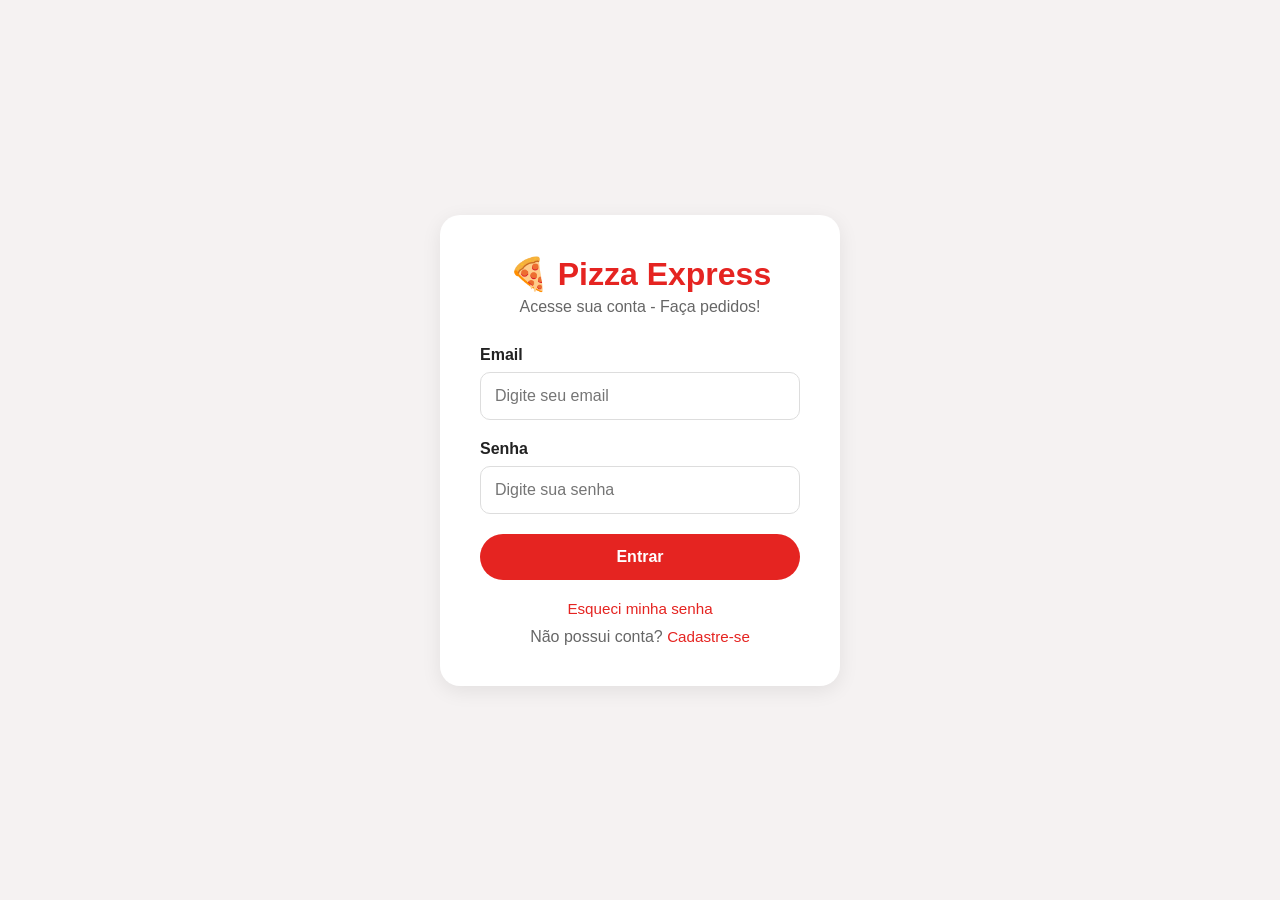
<file: pages/login.html>
<!DOCTYPE html>
<html lang="pt-BR">
<head>
<meta charset="UTF-8">
<meta name="viewport" content="width=device-width, initial-scale=1.0">
<title>Login - Pizza Express</title>

<style>

*{
    margin:0;
    padding:0;
    box-sizing:border-box;
    font-family: Arial, Helvetica, sans-serif;
}

body{
    background:#f5f2f2;
    min-height:100vh;
    display:flex;
    justify-content:center;
    align-items:center;
}

.login-container{
    background:white;
    width:400px;
    padding:40px;
    border-radius:20px;
    box-shadow:0 5px 20px rgba(0,0,0,0.08);
}

.legal{
    cursor: pointer;
}

.logo{
    text-align:center;
    margin-bottom:30px;
}

.logo h1{
    color:#e52421;
    font-size:2rem;
}

.logo p{
    color:#666;
    margin-top:5px;
}

.form-group{
    margin-bottom:20px;
}

.form-group label{
    display:block;
    margin-bottom:8px;
    color:#222;
    font-weight:bold;
}

.form-group input{
    width:100%;
    padding:14px;
    border:1px solid #ddd;
    border-radius:10px;
    font-size:1rem;
    outline:none;
    transition:0.3s;
}

.form-group input:focus{
    border-color:#e52421;
}

.login-btn{
    width:100%;
    padding:14px;
    border:none;
    border-radius:30px;
    background:#e52421;
    color:white;
    font-size:1rem;
    font-weight:bold;
    cursor:pointer;
    transition:0.3s;
}

.login-btn:hover{
    opacity:0.9;
}

.extra-links{
    margin-top:20px;
    text-align:center;
}

.extra-links a{
    text-decoration:none;
    color:#e52421;
    font-size:0.95rem;
    cursor: pointer;
}

.extra-links p{
    margin-top:10px;
    color:#666;
}

</style>
</head>

<body>

<div class="login-container">

    <div class="logo">
        <h1>🍕 Pizza Express</h1>
        <p>Acesse sua conta - Faça pedidos!</p>
    </div>

    <form>

        <div class="form-group">
            <label>Email</label>
            <input type="email" placeholder="Digite seu email">
        </div>

        <div class="form-group">
            <label>Senha</label>
            <input type="password" placeholder="Digite sua senha">
        </div>

        <button type="submit" class="login-btn">
            Entrar
        </button>

    </form>

    <div class="extra-links">
        <a onclick="window.location.href='pwdreset'">Esqueci minha senha</a>

        <p>
            Não possui conta?
            <a onclick="window.location.href='newAccount'" class="legal">Cadastre-se</a>
        </p>
    </div>

</div>

</body>
</html>
</file>
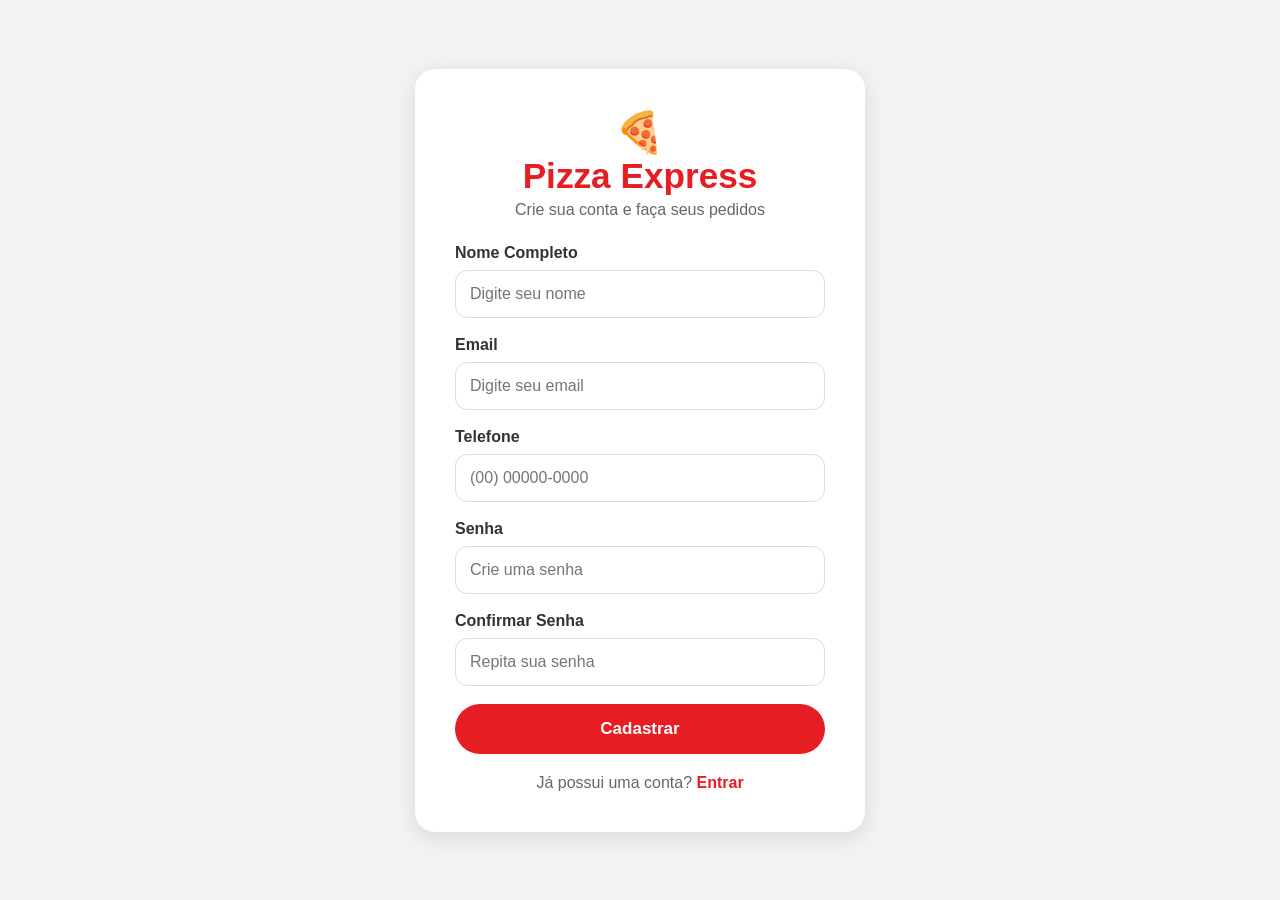
<file: pages/new_acc.html>
<!DOCTYPE html>
<html lang="pt-BR">
<head>
<meta charset="UTF-8">
<meta name="viewport" content="width=device-width, initial-scale=1.0">
<title>Cadastro - Pizza Express</title>

<style>
*{
    margin:0;
    padding:0;
    box-sizing:border-box;
    font-family: 'Segoe UI', Tahoma, Geneva, Verdana, sans-serif;
}

body{
    background:#f4f1f1;
    display:flex;
    justify-content:center;
    align-items:center;
    min-height:100vh;
}

.container{
    width:100%;
    max-width:450px;
    background:#fff;
    padding:40px;
    border-radius:20px;
    box-shadow:0 5px 20px rgba(0,0,0,.1);
}

.logo{
    text-align:center;
    margin-bottom:25px;
}

.logo h1{
    color:#e71d24;
    font-size:2.2rem;
}

.logo p{
    color:#666;
    margin-top:5px;
}

.form-group{
    margin-bottom:18px;
}

.form-group label{
    display:block;
    margin-bottom:8px;
    font-weight:600;
    color:#333;
}

.form-group input{
    width:100%;
    padding:14px;
    border:1px solid #dcdcdc;
    border-radius:12px;
    font-size:16px;
    outline:none;
    transition:0.3s;
}

.form-group input:focus{
    border-color:#e71d24;
}

.btn-cadastrar{
    width:100%;
    padding:15px;
    border:none;
    border-radius:30px;
    background:#e71d24;
    color:#fff;
    font-size:17px;
    font-weight:bold;
    cursor:pointer;
    transition:0.3s;
}

.btn-cadastrar:hover{
    background:#c5161d;
}

.login-link{
    text-align:center;
    margin-top:20px;
    color:#666;
}

.login-link a{
    color:#e71d24;
    text-decoration:none;
    font-weight:bold;
}

.login-link a:hover{
    text-decoration:underline;
}

.icone{
    font-size:40px;
}
</style>
</head>

<body>

<div class="container">

    <div class="logo">
        <div class="icone">🍕</div>
        <h1>Pizza Express</h1>
        <p>Crie sua conta e faça seus pedidos</p>
    </div>

    <form>

        <div class="form-group">
            <label>Nome Completo</label>
            <input type="text" placeholder="Digite seu nome">
        </div>

        <div class="form-group">
            <label>Email</label>
            <input type="email" placeholder="Digite seu email">
        </div>

        <div class="form-group">
            <label>Telefone</label>
            <input type="tel" placeholder="(00) 00000-0000">
        </div>

        <div class="form-group">
            <label>Senha</label>
            <input type="password" placeholder="Crie uma senha">
        </div>

        <div class="form-group">
            <label>Confirmar Senha</label>
            <input type="password" placeholder="Repita sua senha">
        </div>

        <button type="submit" class="btn-cadastrar">
            Cadastrar
        </button>

    </form>

    <div class="login-link">
        Já possui uma conta?
        <a onclick="window.location.href='login'">Entrar</a>
    </div>

</div>

</body>
</html>
</file>
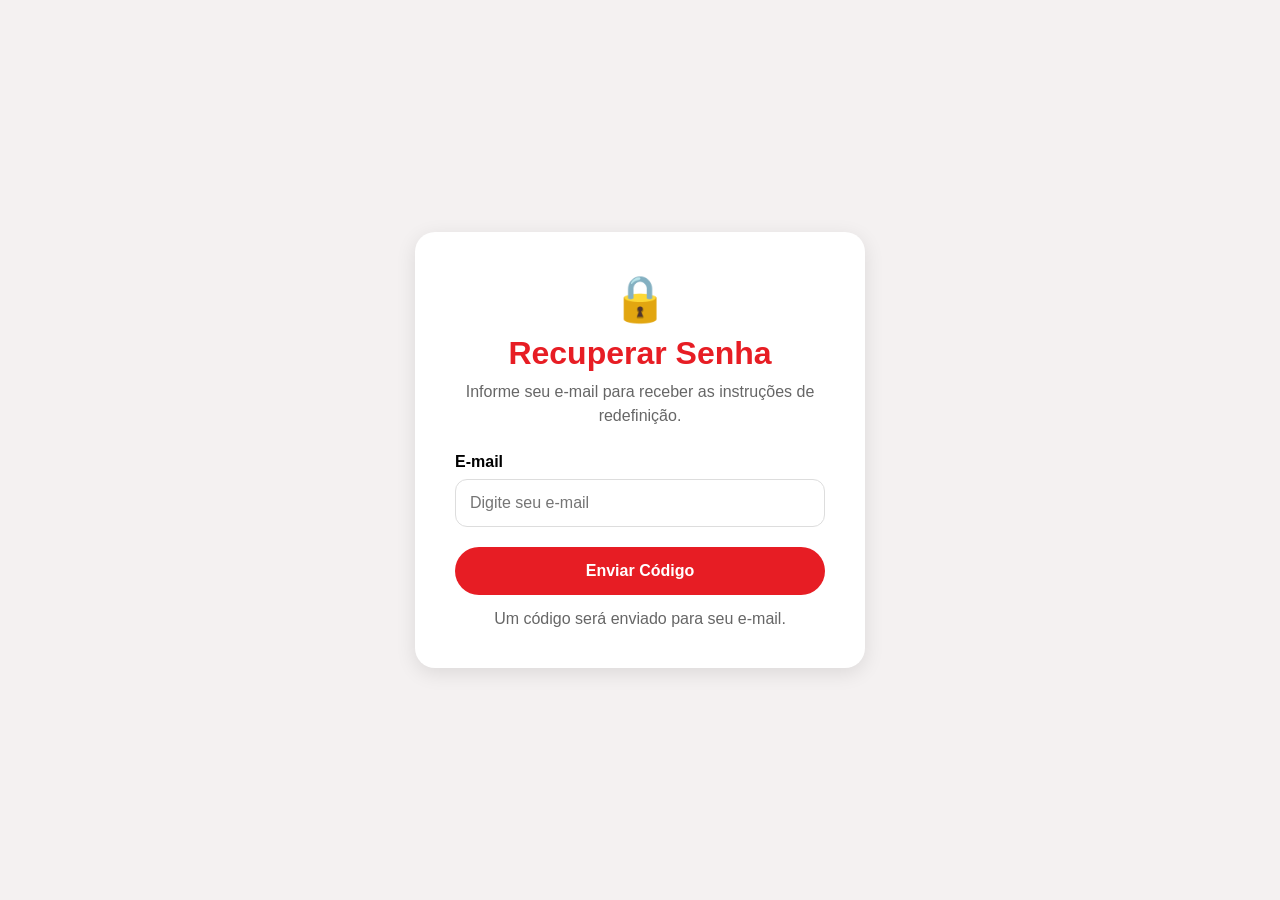
<file: pages/pwdreset.html>
<!DOCTYPE html>
<html lang="pt-BR">
<head>
<meta charset="UTF-8">
<meta name="viewport" content="width=device-width, initial-scale=1.0">
<title>Recuperar Senha - Pizza Express</title>

<style>
*{
    margin:0;
    padding:0;
    box-sizing:border-box;
    font-family:'Segoe UI', sans-serif;
}

body{
    background:#f4f1f1;
    display:flex;
    justify-content:center;
    align-items:center;
    min-height:100vh;
}

.container{
    width:100%;
    max-width:450px;
    background:#fff;
    padding:40px;
    border-radius:20px;
    box-shadow:0 5px 20px rgba(0,0,0,.1);
}

.logo{
    text-align:center;
    margin-bottom:25px;
}

.logo h1{
    color:#e71d24;
    margin-top:10px;
}

.logo p{
    color:#666;
    margin-top:8px;
    line-height:1.5;
}

.form-group{
    margin-top:20px;
}

label{
    display:block;
    margin-bottom:8px;
    font-weight:600;
}

input{
    width:100%;
    padding:14px;
    border:1px solid #ddd;
    border-radius:12px;
    font-size:16px;
}

input:focus{
    outline:none;
    border-color:#e71d24;
}

button{
    width:100%;
    margin-top:20px;
    padding:15px;
    border:none;
    border-radius:30px;
    background:#e71d24;
    color:#fff;
    font-size:16px;
    font-weight:bold;
    cursor:pointer;
}

button:hover{
    background:#c9151b;
}

.info{
    text-align:center;
    color:#666;
    margin-top:15px;
}

.warning-modal{
    display:none;
    position:fixed;
    inset:0;
    background:rgba(0,0,0,.5);
    justify-content:center;
    align-items:center;
}

.warning-content{
    background:#fff;
    padding:25px;
    width:90%;
    max-width:400px;
    border-radius:15px;
    text-align:center;
}

.warning-content h3{
    color:#e71d24;
    margin-bottom:10px;
}

.warning-content button{
    margin-top:15px;
}
</style>
</head>
<body>

<div class="container">
    <div class="logo">
        <div style="font-size:45px;">🔒</div>
        <h1>Recuperar Senha</h1>
        <p>
            Informe seu e-mail para receber
            as instruções de redefinição.
        </p>
    </div>

    <form>
        <div class="form-group">
            <label>E-mail</label>
            <input type="email" placeholder="Digite seu e-mail">
        </div>

        <button type="submit">
            Enviar Código
        </button>

        <div class="info">
            Um código será enviado para seu e-mail.
        </div>
    </form>
</div>

<div class="warning-modal" id="warningModal">
    <div class="warning-content">
        <h3>⚠ Atenção</h3>

        <p>
            Você tentou voltar para uma etapa anterior.
            Por motivos de segurança, o processo de recuperação
            será reiniciado.
        </p>

        <button onclick="reiniciarProcesso()">
            Reiniciar Processo
        </button>
    </div>
</div>

<script>

// adiciona uma entrada fictícia no histórico
history.pushState(null, null, location.href);

window.addEventListener('popstate', function () {

    document.getElementById('warningModal').style.display = 'flex';

    // impede navegação para trás
    history.pushState(null, null, location.href);
});

function reiniciarProcesso(){

    // limpar dados temporários do fluxo
    sessionStorage.clear();

    // redireciona para início da recuperação
    window.location.href = '/pwdreset';
}

</script>

</body>
</html>
</file>
